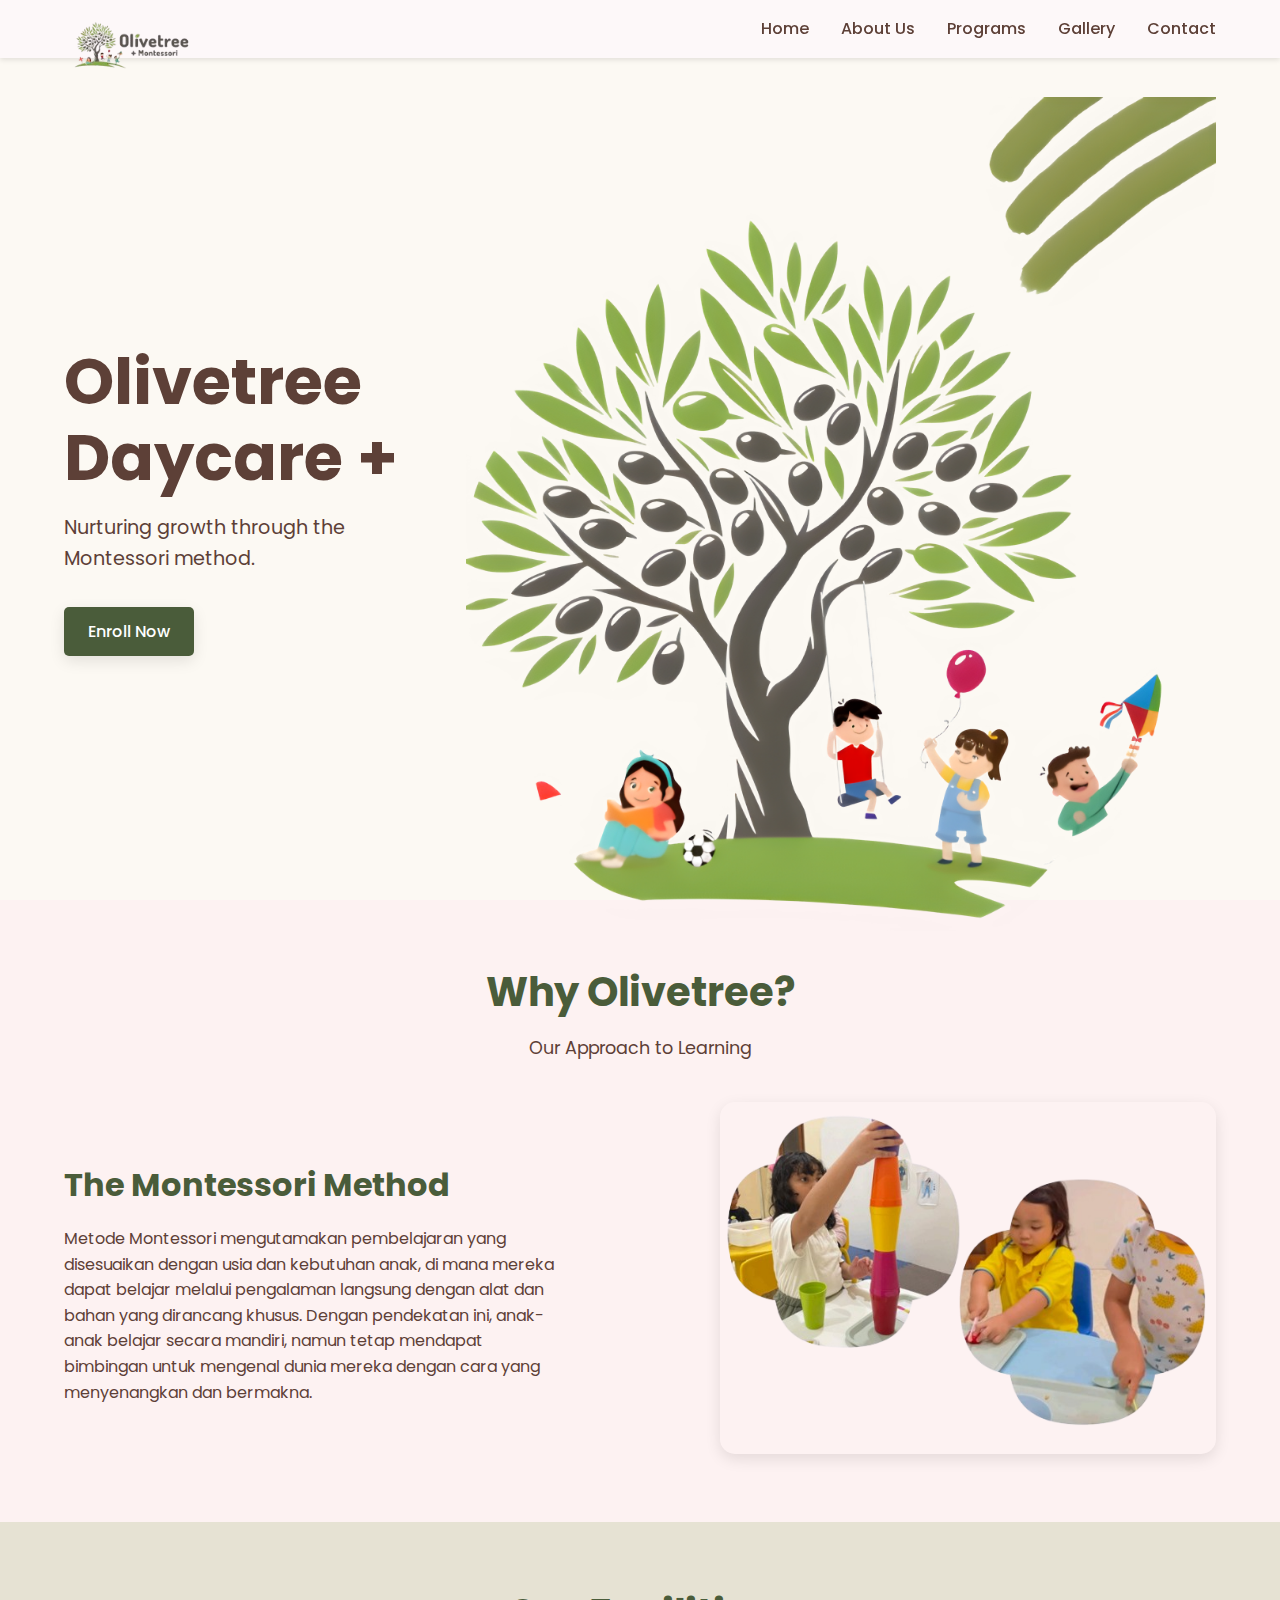
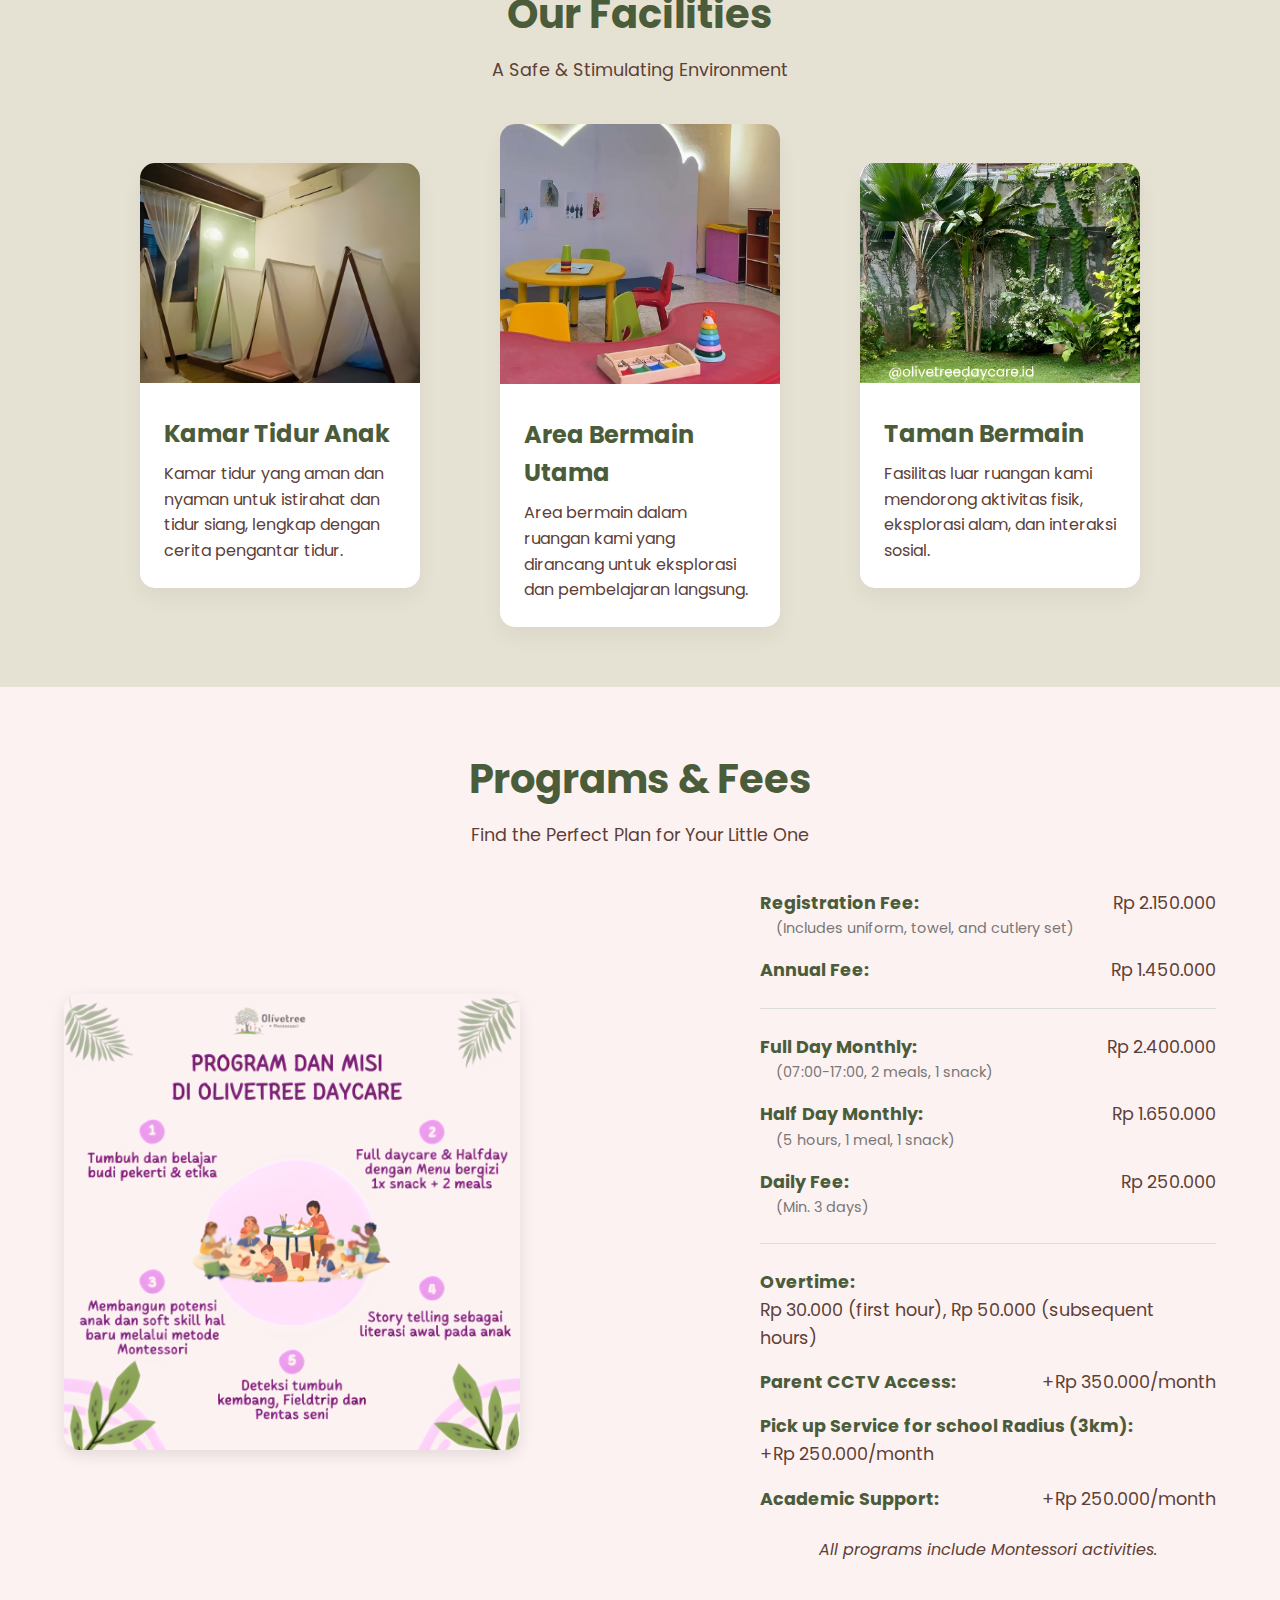
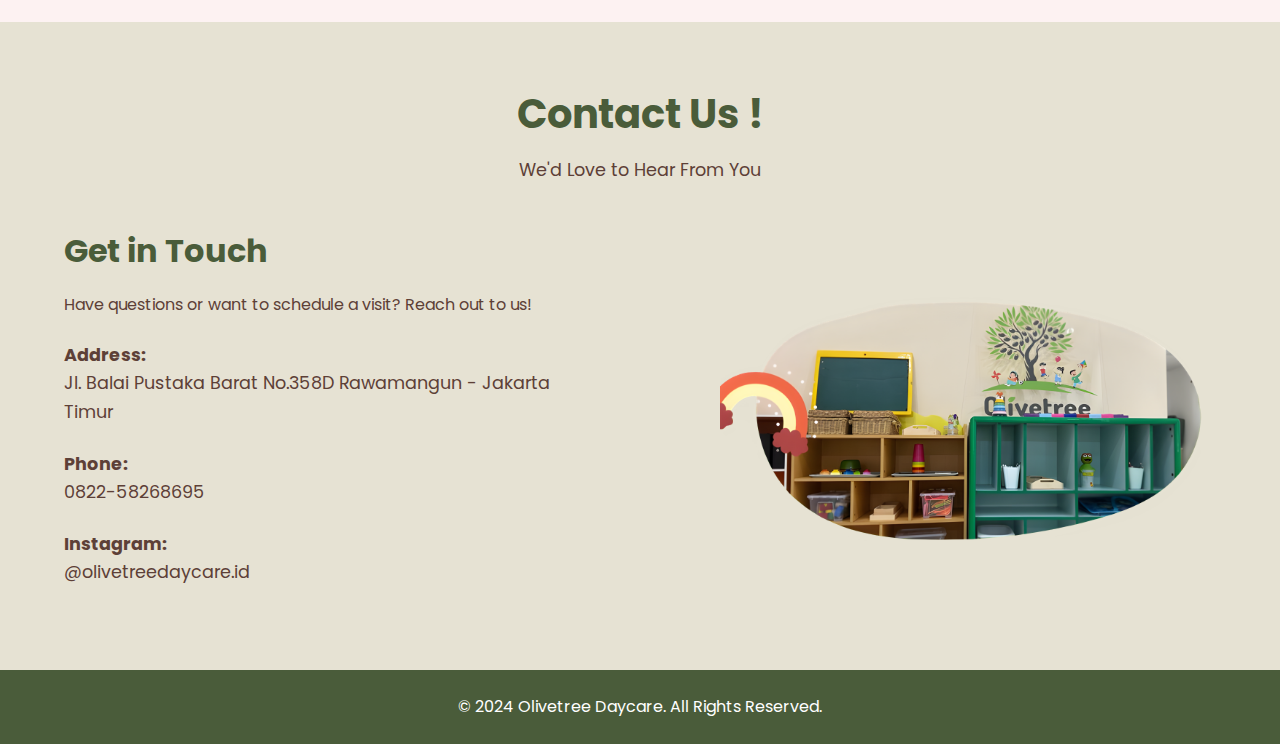
<file: index.html>
<!DOCTYPE html>
<html lang="en">
<head>
    <meta charset="UTF-8">
    <meta name="viewport" content="width=device-width, initial-scale=1.0">
    <title>Olivetree Daycare</title>
    <link rel="stylesheet" href="style.css">
</head>
<body>
    <header>
        <nav class="container">
            <a href="#" class="logo">
                <!-- I'll assume the logo is also an asset -->
                <img src="gambar/logo.png"> 
            </a>
            <ul class="sidebar">
                <li onclick="hideMenu()"><a href="#"><svg xmlns="http://www.w3.org/2000/svg" height="30px" viewBox="0 -960 960 960" width="30px" fill="#4A5C3A"><path d="M647-440H160v-80h487L423-744l57-56 320 320-320 320-57-56 224-224Z"/></svg></a></li>
                <li><a href="#hero">Home</a></li>
                <li><a href="#about">About Us</a></li>
                <li><a href="#programs">Programs</a></li>
                <li><a href="#facilities">Gallery</a></li>
                <li><a href="#contact">Contact</a></li>
            </ul>
            <ul>
                <li class="hideOnMobile"><a href="#hero">Home</a></li>
                <li class="hideOnMobile"><a href="#about">About Us</a></li>
                <li class="hideOnMobile"><a href="#programs">Programs</a></li>
                <li class="hideOnMobile"><a href="#facilities">Gallery</a></li>
                <li class="hideOnMobile"><a href="#contact">Contact</a></li>
                <li onclick=toggleMenu() class="menu-icon"><a href="#"><svg xmlns="http://www.w3.org/2000/svg" height="30px" viewBox="0 -960 960 960" width="30px" fill="#333"><path d="M120-240v-80h720v80H120Zm0-200v-80h720v80H120Zm0-200v-80h720v80H120Z"/></svg></a></li>
            </ul>
        </nav>
    </header>

    <main>
        <section id="hero">
            <div class="hero-content">
                <h1>Olivetree Daycare +</h1>
                <p>Nurturing growth through the Montessori method.</p>
                <a href="#contact" class="btn">Enroll Now</a>
            </div>
            <div class="hero-image">
                <img src="gambar/logo_gede.png" alt="Olivetree Daycare Illustration" />
            </div>
        </section>

        <section id="about" class="section-padding">
            <div class="container">
                <div class="section-header">
                    <h2>Why Olivetree?</h2>
                    <p>Our Approach to Learning</p>
                </div>
                <div class="about-content">
                    <div class="about-text">
                        <h3>The Montessori Method</h3>
                        <p>Metode Montessori mengutamakan pembelajaran yang disesuaikan dengan usia dan kebutuhan anak, di mana mereka dapat belajar melalui pengalaman langsung dengan alat dan bahan yang dirancang khusus. Dengan pendekatan ini, anak-anak belajar secara mandiri, namun tetap mendapat bimbingan untuk mengenal dunia mereka dengan cara yang menyenangkan dan bermakna.</p>
                    </div>
                    <div class="about-image">
                        <img src="gambar/learning.png">
                    </div>
                </div>
            </div>
        </section>

        <section id="facilities" class="section-padding" style="background-color: var(--secondary-color);">
            <div class="container">
                <div class="section-header">
                    <h2>Our Facilities</h2>
                    <p>A Safe & Stimulating Environment</p>
                </div>
                <div class="facilities-grid">
                    <div class="facility-card" data-page="kamar-tidur.html">
                        <img src="gambar/kamar tidur.PNG">
                        <div class="facility-info">
                            <h3>Kamar Tidur Anak</h3>
                            <p>Kamar tidur yang aman dan nyaman untuk istirahat dan tidur siang, lengkap dengan cerita pengantar tidur.</p>
                        </div>
                    </div>
                    <div class="facility-card" data-page="area-bermain.html">
                        <img src="gambar/ruang main.jpg">
                        <div class="facility-info">
                            <h3>Area Bermain Utama</h3>
                            <p>Area bermain dalam ruangan kami yang dirancang untuk eksplorasi dan pembelajaran langsung.</p>
                        </div>
                    </div>
                    <div class="facility-card" data-page="taman-bermain.html">
                        <img src="gambar/taman.PNG">
                        <div class="facility-info">
                            <h3>Taman Bermain</h3>
                            <p>Fasilitas luar ruangan kami mendorong aktivitas fisik, eksplorasi alam, dan interaksi sosial.</p>
                        </div>
                    </div>
                </div>
            </div>
        </section>

        <section id="programs" class="section-padding">
            <div class="container">
                <div class="section-header">
                    <h2>Programs & Fees</h2>
                    <p>Find the Perfect Plan for Your Little One</p>
                </div>
                <div class="programs-content">
                    <div class="programs-image">
                        <img src="gambar/program.png">
                    </div>
                    <div class="programs-details">
                        <ul>
                            <li><strong>Registration Fee:</strong> Rp 2.150.000 <span>(Includes uniform, towel, and cutlery set)</span></li>
                            <li><strong>Annual Fee:</strong> Rp 1.450.000</li>
                        </ul>
                        <hr>
                        <ul>
                            <li><strong>Full Day Monthly:</strong> Rp 2.400.000 <span>(07:00-17:00, 2 meals, 1 snack)</span></li>
                            <li><strong>Half Day Monthly:</strong> Rp 1.650.000 <span>(5 hours, 1 meal, 1 snack)</span></li>
                            <li><strong>Daily Fee:</strong> Rp 250.000 <span>(Min. 3 days)</span></li>
                        </ul>
                         <hr>
                        <ul>
                            <li><strong>Overtime:</strong> Rp 30.000 (first hour), Rp 50.000 (subsequent hours)</li>
                            <li><strong>Parent CCTV Access:</strong> +Rp 350.000/month</li>
                            <li><strong>Pick up Service for school Radius (3km):</strong> +Rp 250.000/month</li>
                            <li><strong>Academic Support:</strong> +Rp 250.000/month</li>
                        </ul>
                        <p class="note">All programs include Montessori activities.</p>
                    </div>
                </div>
            </div>
        </section>

        <section id="contact" class="section-padding" style="background-color: var(--secondary-color);">
            <div class="container">
                 <div class="section-header">
                    <h2>Contact Us !</h2>
                    <p>We'd Love to Hear From You</p>
                </div>
                <div class="contact-content">
                    <div class="contact-info">
                        <h3>Get in Touch</h3>
                        <p>Have questions or want to schedule a visit? Reach out to us!</p>
                        <ul>
                            <li><strong>Address:</strong><br><a href="https://www.google.com/maps/place/Olivetree+Daycare/@-6.1983771,106.8827945,17z/data=!3m1!4b1!4m6!3m5!1s0x2e69f518765f7241:0xcbc0ea213e5b283a!8m2!3d-6.1983771!4d106.8827945!16s%2Fg%2F11wqg_vh4_?entry=ttu&g_ep=EgoyMDI1MDYxNy4wIKXMDSoASAFQAw%3D%3D" target="_blank">Jl. Balai Pustaka Barat No.358D Rawamangun - Jakarta Timur</a></li>
                            <li><strong>Phone:</strong><br><a href="https://wa.me/6282258268695" target="_blank">0822-58268695</a></li>
                            <li><strong>Instagram:</strong><br><a href="https://www.instagram.com/olivetreedaycare.id" target="_blank">@olivetreedaycare.id</a></li>
                        </ul>
                    </div>
                    <div class="contact-image">
                        <img src="gambar/asd-removebg-preview.png">
                    </div>
                </div>
            </div>
        </section>
    </main>

    <footer>
        <div class="container">
            <p>&copy; 2024 Olivetree Daycare. All Rights Reserved.</p>
        </div>
    </footer>

    <script src="script.js"></script>
</body>
</html>
</file>
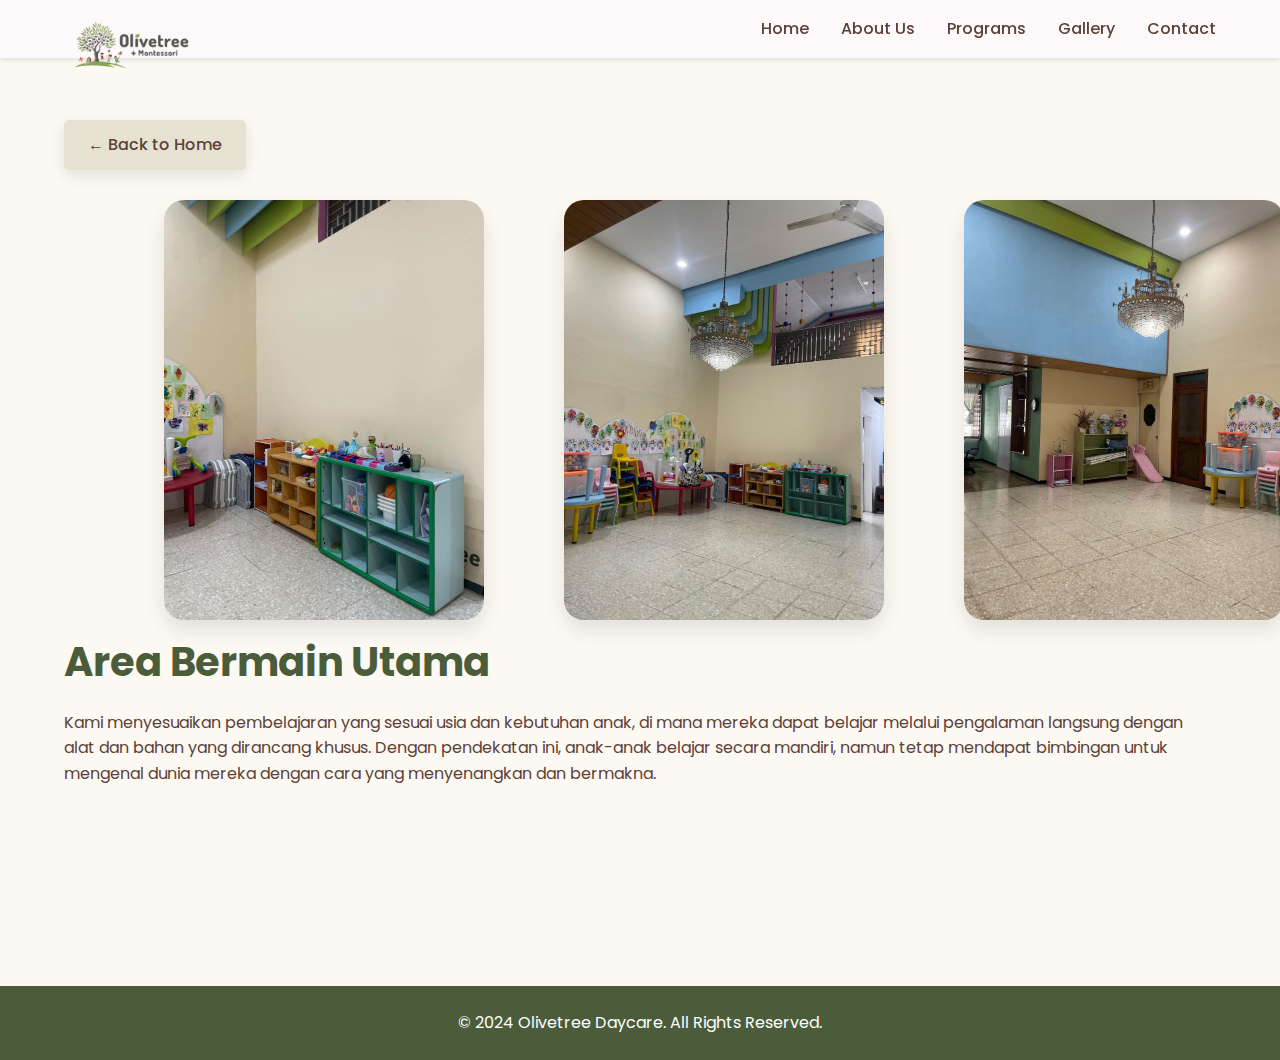
<file: area-bermain.html>
<!DOCTYPE html>
<html lang="en">
<head>
    <meta charset="UTF-8">
    <meta name="viewport" content="width=device-width, initial-scale=1.0">
    <title>Area Bermain Utama - Olivetree Daycare</title>
    <link rel="stylesheet" href="style.css">
</head>
<body>
    <header>
        <nav class="container">
            <a href="index.html" class="logo">
                <img src="gambar/logo.png"> 
            </a>
            <ul class="sidebar">
                <li onclick="hideMenu()"><a href="#"><svg xmlns="http://www.w3.org/2000/svg" height="30px" viewBox="0 -960 960 960" width="30px" fill="#4A5C3A"><path d="M647-440H160v-80h487L423-744l57-56 320 320-320 320-57-56 224-224Z"/></svg></a></li>
                <li><a href="index.html#hero">Home</a></li>
                <li><a href="index.html#about">About Us</a></li>
                <li><a href="index.html#programs">Programs</a></li>
                <li><a href="index.html#facilities">Gallery</a></li>
                <li><a href="index.html#contact">Contact</a></li>
            </ul>
            <ul>
                <li class="hideOnMobile"><a href="#hero">Home</a></li>
                <li class="hideOnMobile"><a href="#about">About Us</a></li>
                <li class="hideOnMobile"><a href="#programs">Programs</a></li>
                <li class="hideOnMobile"><a href="#facilities">Gallery</a></li>
                <li class="hideOnMobile"><a href="#contact">Contact</a></li>
                <li onclick=toggleMenu() class="menu-icon"><a href="#"><svg xmlns="http://www.w3.org/2000/svg" height="30px" viewBox="0 -960 960 960" width="30px" fill="#333"><path d="M120-240v-80h720v80H120Zm0-200v-80h720v80H120Zm0-200v-80h720v80H120Z"/></svg></a></li>
            </ul>
        </nav>
    </header>

    <main>
        <section class="facility-detail-section section-padding">
            <div class="container">
                <a href="index.html" class="btn btn-back">
                    <span class="back-mobile">&larr; Back</span>
                    <span class="back-desktop">&larr; Back to Home</span>
                </a>
                    <div class="facility-detail-image slider-enabled">
                        <img src="gambar/area 1.jpg" alt="Foto 1" class="active">
                        <img src="gambar/area 2.jpg" alt="Foto 2">
                        <img src="gambar/area 3.jpg" alt="Foto 3">
                        <div class="slider-indicators">
                            <span class="dot active"></span>
                            <span class="dot"></span>
                            <span class="dot"></span>
                        </div>
                    </div>
                    <div class="facility-detail-text">
                        <h2>Area Bermain Utama</h2>
                        <p>Kami menyesuaikan pembelajaran yang sesuai usia dan kebutuhan anak, di mana mereka dapat belajar melalui pengalaman langsung dengan alat dan bahan yang dirancang khusus. Dengan pendekatan ini, anak-anak belajar secara mandiri, namun tetap mendapat bimbingan untuk mengenal dunia mereka dengan cara yang menyenangkan dan bermakna.</p>
                    </div>
            </div>
        </section>
    </main>

    <footer>
        <div class="container">
            <p>&copy; 2024 Olivetree Daycare. All Rights Reserved.</p>
        </div>
    </footer>
    <script src="script.js"></script>
</body>
</html>
</file>
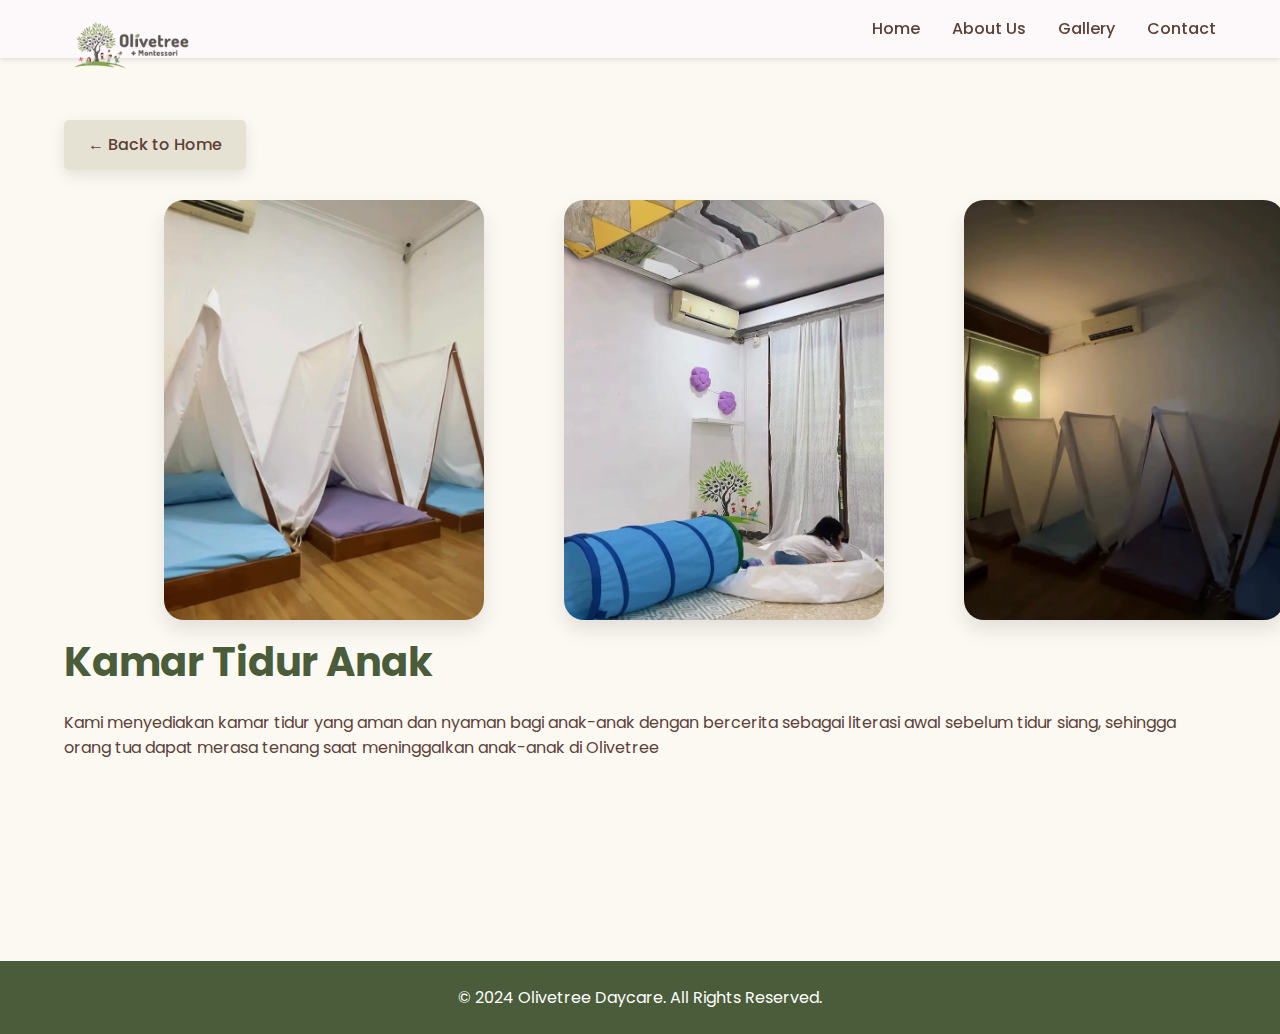
<file: kamar-tidur.html>
<!DOCTYPE html>
<html lang="en">
<head>
    <meta charset="UTF-8">
    <meta name="viewport" content="width=device-width, initial-scale=1.0">
    <title>Kamar Tidur Anak - Olivetree Daycare</title>
    <link rel="stylesheet" href="style.css">
</head>
<body>
    <header>
        <nav class="container">
            <a href="index.html" class="logo">
                <img src="gambar/logo.png"> 
            </a>
            <ul class="sidebar">
                <li onclick="hideMenu()"><a href="#"><svg xmlns="http://www.w3.org/2000/svg" height="30px" viewBox="0 -960 960 960" width="30px" fill="#4A5C3A"><path d="M647-440H160v-80h487L423-744l57-56 320 320-320 320-57-56 224-224Z"/></svg></a></li>
                <li><a href="index.html#hero">Home</a></li>
                <li><a href="index.html#about">About Us</a></li>
                <li><a href="index.html#facilities">Gallery</a></li>
                <li><a href="index.html#contact">Contact</a></li>
            </ul>
            <ul>
                <li class="hideOnMobile"><a href="#hero">Home</a></li>
                <li class="hideOnMobile"><a href="#about">About Us</a></li>
                <li class="hideOnMobile"><a href="#facilities">Gallery</a></li>
                <li class="hideOnMobile"><a href="#contact">Contact</a></li>
                <li onclick=toggleMenu() class="menu-icon"><a href="#"><svg xmlns="http://www.w3.org/2000/svg" height="30px" viewBox="0 -960 960 960" width="30px" fill="#333"><path d="M120-240v-80h720v80H120Zm0-200v-80h720v80H120Zm0-200v-80h720v80H120Z"/></svg></a></li>
            </ul>
        </nav>
    </header>

    <main>
        <section class="facility-detail-section section-padding">
            <div class="container">
                <a href="index.html" class="btn btn-back">
                    <span class="back-mobile">&larr; Back</span>
                    <span class="back-desktop">&larr; Back to Home</span>
                </a>
                    <div class="facility-detail-image slider-enabled">
                        <img src="gambar/gkj.jpg" alt="Foto 1" class="active">
                        <img src="gambar/uy.jpg" alt="Foto 2">
                        <img src="gambar/vb.jpg" alt="Foto 3">
                        <div class="slider-indicators">
                            <span class="dot active"></span>
                            <span class="dot"></span>
                            <span class="dot"></span>
                        </div>
                    </div>
                    <div class="facility-detail-text">
                        <h2>Kamar Tidur Anak</h2>
                        <p>Kami menyediakan kamar tidur yang aman dan nyaman bagi anak-anak dengan bercerita sebagai literasi awal sebelum tidur siang, sehingga orang tua dapat merasa tenang saat meninggalkan anak-anak di Olivetree</p>
                    </div>
            </div>
        </section>
    </main>

    <footer>
        <div class="container">
            <p>&copy; 2024 Olivetree Daycare. All Rights Reserved.</p>
        </div>
    </footer>
    <script src="script.js"></script>
</body>
</html>
</file>
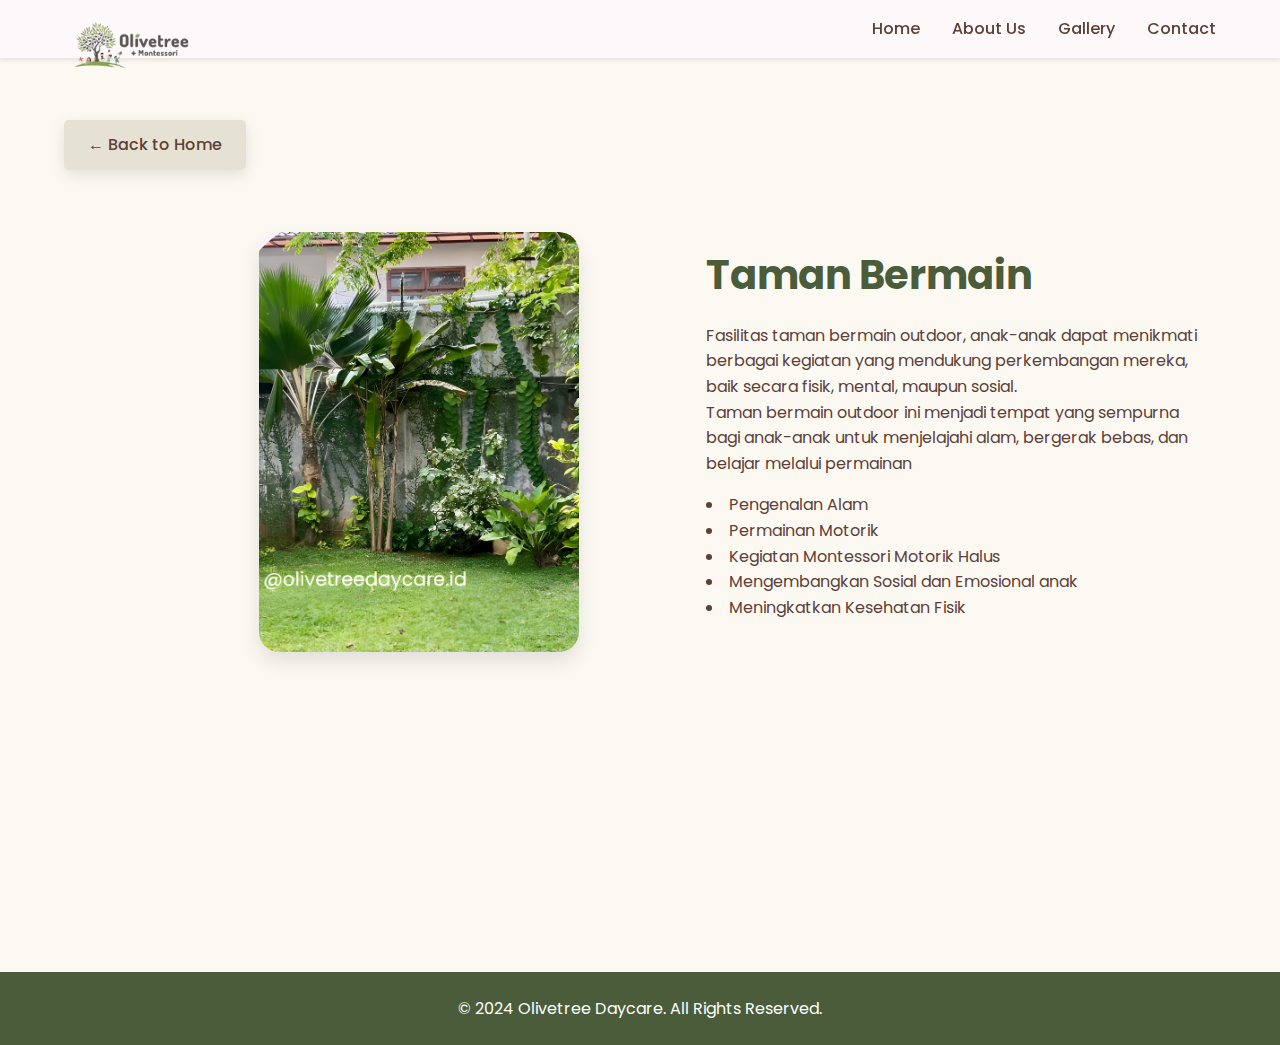
<file: taman-bermain.html>
<!DOCTYPE html>
<html lang="en">
<head>
    <meta charset="UTF-8">
    <meta name="viewport" content="width=device-width, initial-scale=1.0">
    <title>Taman Bermain - Olivetree Daycare</title>
    <link rel="stylesheet" href="style.css">
</head>
<body>
    <header>
        <nav class="container">
            <a href="index.html" class="logo">
                <img src="gambar/logo.png"> 
            </a>
            <ul class="sidebar">
                <li onclick="hideMenu()"><a href="#"><svg xmlns="http://www.w3.org/2000/svg" height="30px" viewBox="0 -960 960 960" width="30px" fill="#4A5C3A"><path d="M647-440H160v-80h487L423-744l57-56 320 320-320 320-57-56 224-224Z"/></svg></a></li>
                <li><a href="index.html#hero">Home</a></li>
                <li><a href="index.html#about">About Us</a></li>
                <li><a href="index.html#facilities">Gallery</a></li>
                <li><a href="index.html#contact">Contact</a></li>
            </ul>
            <ul>
                <li class="hideOnMobile"><a href="#hero">Home</a></li>
                <li class="hideOnMobile"><a href="#about">About Us</a></li>
                <li class="hideOnMobile"><a href="#facilities">Gallery</a></li>
                <li class="hideOnMobile"><a href="#contact">Contact</a></li>
                <li onclick=toggleMenu() class="menu-icon"><a href="#"><svg xmlns="http://www.w3.org/2000/svg" height="30px" viewBox="0 -960 960 960" width="30px" fill="#333"><path d="M120-240v-80h720v80H120Zm0-200v-80h720v80H120Zm0-200v-80h720v80H120Z"/></svg></a></li>
            </ul>
        </nav>
    </header>

    <main>
        <section class="facility-detail-section section-padding">
            <div class="container">
                <a href="index.html" class="btn btn-back">
                    <span class="back-mobile">&larr; Back</span>
                    <span class="back-desktop">&larr; Back to Home</span>
                </a>
                <div class="facility-detail-content">
                    <div class="facility-detail-image">
                        <img src="gambar/taman123.PNG" alt="Taman Bermain">
                    </div>
                    <div class="facility-detail-text-taman">
                        <h2>Taman Bermain</h2>
                        <p>Fasilitas taman bermain outdoor, anak-anak dapat menikmati berbagai kegiatan yang mendukung perkembangan mereka, baik secara fisik, mental, maupun sosial.</p>
                        <p>Taman bermain outdoor ini menjadi tempat yang sempurna bagi anak-anak untuk menjelajahi alam, bergerak bebas, dan belajar melalui permainan</p>
                        <ul>
                            <li>Pengenalan Alam</li>
                            <li>Permainan Motorik</li>
                            <li>Kegiatan Montessori Motorik Halus</li>
                            <li>Mengembangkan Sosial dan Emosional anak</li>
                            <li>Meningkatkan Kesehatan Fisik</li>
                        </ul>
                    </div>
                </div>
            </div>
        </section>
    </main>

    <footer>
        <div class="container">
            <p>&copy; 2024 Olivetree Daycare. All Rights Reserved.</p>
        </div>
    </footer>
    <script src="script.js"></script>
</body>
</html>
</file>
<file: style.css>
@import url('https://fonts.googleapis.com/css2?family=Poppins:wght@400;500;600;700&display=swap');

:root {
    --primary-color: #4A5C3A; /* Dark Olive Green */
    --secondary-color: #E6E2D3; /* Light Beige */
    --accent-color: #D46A6A; /* Muted Red/Pink from rainbow */
    --text-color: #5D4037; /* Brownish text color */
    --bg-color: #FCF9F3; /* Very light cream background */
    --light-pink-bg: #FDF2F2; /* New light pink background */
}

* {
    margin: 0;
    padding: 0;
    box-sizing: border-box;
}

html, body {
    overflow-x: hidden;
    width: 100%;
}

body {
    font-family: 'Poppins', sans-serif;
    background-color: var(--bg-color);
    color: var(--text-color);
    line-height: 1.6;
}

.container {
    width: 90%;
    max-width: 1200px;
    margin: 0 auto;
}

/* Header & Navigation */
header {
    background-color: rgb(253, 248, 249);
    position: fixed;
    width: 100%;
    top: 0;
    left: 0;
    z-index: 10;
    padding: 1rem 0;
    box-shadow: 0 2px 5px rgba(0,0,0,0.1);
}

header nav {
    display: flex;
    justify-content: flex-end;
    align-items: center;
}

.logo {
    position: absolute;
    top: 1rem;
    left: 5%;
    z-index: 11;
}

.logo img {
    height: 60px; /* Adjust as needed */
    border: none; /* Explicitly remove any border */
}

header nav ul {
    list-style: none;
    display: flex;
    gap: 2rem;
    margin-left: 100px;
    padding-left: 100px;
}

header nav ul li a {
    text-decoration: none;
    color: var(--text-color);
    font-weight: 500;
    transition: color 0.3s ease;
}

header nav ul li a:hover {
    color: var(--primary-color);
}
.sidebar {
    position: fixed;
    top: 0;
    right: 0;
    width: 150px;
    height: 100vh;
    background-color: white;
    z-index: 1000;
    box-shadow: -10px 0 10px rgba(0,0,0,0.1);
    display: none;
    flex-direction: column;
    text-align: left;
    align-items: flex-start;
    justify-content: flex-start;
    padding-left: 0.5rem;
    transform: translateX(100%);
    transition: transform 0.3s ease;
    opacity: 0;
}

.sidebar.show {
    transform: translateX(0);
    opacity: 1;
}

.menu-icon {
    display: none;
}

/* Hero Section */
#hero {
    /* background-image: url('assets/hero-main.png'); */
    background-size: cover;
    background-position: center;
    height: 100vh;
    display: flex;
    align-items: center;
    justify-content: space-around;
    gap: 2rem;
    padding: 100px 5% 0;
    text-align: left;
}

.hero-content {
    max-width: 500px;
}

.hero-content h1 {
    font-size: 4rem;
    color: var(--text-color);
    line-height: 1.2;
    margin-bottom: 1rem;
}

.hero-content p {
    font-size: 1.2rem;
    margin-bottom: 2rem;
}

.hero-image img {
    width: 750px;
    height: auto;
    margin-top: 35px;
    margin-left: 0px;
}

.btn {
    display: inline-block;
    background-color: var(--primary-color);
    color: white;
    padding: 12px 24px;
    border-radius: 5px;
    text-decoration: none;
    font-weight: 500;
    transition: transform 0.3s ease, box-shadow 0.3s ease;
    box-shadow: 0 5px 15px rgba(0,0,0,0.1); /* Shadow like facility card */
}

.btn:hover {
    background-color: rgb(255, 216, 222);
    color: white; 
    transform: translateY(-5px);
    box-shadow: 0 15px 25px rgba(0,0,0,0.1); /* Lifted shadow on hover */
}

.btn:active{
    opacity: 0.8;
}

/* General Section Styling */
.section-padding {
    padding: 60px 0;
}

.section-header {
    text-align: center;
    margin-bottom: 40px;
}

.section-header h2 {
    font-size: 2.5rem;
    color: var(--primary-color);
    margin-bottom: 10px;
}

.section-header p {
    font-size: 1.1rem;
    color: var(--text-color);
}

/* About Section */
#about {
    background-color: var(--light-pink-bg);
}

.about-content {
    display: flex;
    align-items: center;
    gap: 10rem;
}

.about-text, .about-image {
    flex: 1;
}

.about-text h3 {
    font-size: 2rem;
    color: var(--primary-color);
    margin-bottom: 1rem;
}

.about-image img {
    width: 100%;
    border-radius: 15px;
    box-shadow: 0 5px 15px rgba(0,0,0,0.1);
    transition: transform 0.3s ease, box-shadow 0.3s ease;
}
.about-image img:hover{
    transform: translateY(-5px);
    box-shadow: 0 15px 25px rgba(0,0,0,0.1);
}

/* Facilities Section */
.facilities-grid {
    display: flex;
    justify-content: center;
    align-items: center;
    gap: 5rem;
}

.facility-card {
    background-color: #fff;
    border-radius: 15px;
    overflow: hidden;
    box-shadow: 0 10px 20px rgba(0,0,0,0.05);
    transition: transform 0.3s ease, box-shadow 0.3s ease;
    cursor: pointer;
    width: 280px;
}

.facility-card:nth-child(2) {
    /* width: 320px; */ /* This line is removed to make width the same */
}

.facility-card:hover {
    transform: translateY(-7px);
    box-shadow: 0 15px 25px rgba(0,0,0,0.1);
}

.facility-card img {
    width: 100%;
    height: 220px;
    object-fit: cover;
}

.facility-card:nth-child(2) img {
    height: 260px;
}

.facility-info {
    padding: 1.5rem;
}

.facility-info h3 {
    font-size: 1.5rem;
    color: var(--primary-color);
    margin-bottom: 0.5rem;
}

.programs-details .note {
    font-style: italic;
    text-align: center;
    margin-top: 1.5rem;
    color: var(--text-color);
}

/* Programs & Fees Section */
#programs {
    background-color: var(--light-pink-bg);
}

.programs-content {
    display: flex;
    align-items: center;
    gap: 15rem;
}

.programs-image, .programs-details {
    flex: 1;
}

.programs-image img {
    width: 100%;
    border-radius: 15px;
    box-shadow: 0 5px 15px rgba(0,0,0,0.1);
    transition: transform 0.3s ease, box-shadow 0.3s ease;
}
.programs-image img:hover{
    transform: translateY(-7px);
    box-shadow: 0 15px 25px rgba(0,0,0,0.1);

}

.programs-details ul {
    list-style: none;
    margin-bottom: 1.5rem;
}

.programs-details li {
    font-size: 1.1rem;
    margin-bottom: 1rem;
    display: flex;
    justify-content: space-between;
    flex-wrap: wrap;
}

.programs-details li strong {
    color: var(--primary-color);
}

.programs-details li span {
    font-size: 0.9rem;
    color: #777;
    margin-left: 1rem;
    flex-basis: 100%;
}

.programs-details hr {
    border: 0;
    height: 1px;
    background-color: #ddd;
    margin: 1.5rem 0;
}

.programs-details .note {
    font-style: italic;
    text-align: center;
    margin-top: 1.5rem;
    color: var(--text-color);
}

/* Contact Section */
.contact-content {
    display: flex;
    align-items: center;
    gap: 10rem;
}

.contact-info, .contact-image {
    flex: 1;
}

.contact-info h3 {
    font-size: 2rem;
    color: var(--primary-color);
    margin-bottom: 1rem;
}

.contact-info ul {
    list-style: none;
    margin-top: 1.5rem;
}

.contact-info li {
    margin-bottom: 1.5rem;
    font-size: 1.1rem;
    transition: transform 0.3s ease, box-shadow 0.3s ease;
    border-radius: 10px;
}
.contact-info li:hover{
    transform: translateY(-5px);
    box-shadow: 0 3px 6px rgba(0,0,0,0.1);
}

.contact-info a {
    color: var(--text-color);
    text-decoration: none;
    transition: color 0.3s ease;
}

.contact-info a:hover {
    color: var(--primary-color);
}

.contact-image {
    flex: 1;
    display: flex;
    align-items: center;
    justify-content: center;
}

.contact-image img {
    width: 100%;
    max-width: 600px;
    border-radius: 15px;
    display: block;
}

/* Facility Detail Page */
.facility-detail-section {
    padding-top: 120px; /* Adjust for fixed header */
}

.facility-detail-content {
    display: flex;
    align-items: center;
    gap: 2rem;
    margin-top: 2rem;
    margin-bottom:250px;
}

.facility-detail-image {
    flex: 1;
    display: inline-flex;
    gap: 5rem;
    justify-content: center;
    align-items: center;
    margin-top: 30px;
    margin-bottom: 10px;
    margin-left: 100px;
}

.facility-detail-image img {
    display: block;
    width: 320px;
    height: 420px;
    max-width: 90vw;
    max-height: 60vh;
    border-radius: 20px;
    box-shadow: 0 10px 20px rgba(0,0,0,0.1);
    object-fit: cover;
    transition: transform 0.3s ease, box-shadow 0.3s ease;
    margin: 0 auto;
}
.facility-detail-image img:hover{
    transform: translateY(-8px);
    box-shadow: 0 20px 30px rgba(0,0,0,0.1);
}

.facility-detail-text {
    flex: 1;
}

.facility-detail-text h2 {
    font-size: 2.5rem;
    color: var(--primary-color);
    margin-bottom: 1rem;
}

.facility-detail-text ul {
    list-style-position: inside;
    margin-top: 1rem;
    margin-bottom: 50px;
}
.facility-detail-text p {
    margin-bottom: 140px;
}
.facility-detail-text-taman {
    flex: 1;
}

.facility-detail-text-taman h2 {
    color: var(--primary-color);
    margin-bottom: 1rem;
    font-size: 40px;
    text-align: left;
}

.facility-detail-text-taman ul {
    list-style-position: inside;
    margin-top: 1rem;
}

.btn-back {
    background-color: var(--secondary-color);
    color: var(--text-color);
}

/* Footer */
footer {
    background-color: var(--primary-color);
    color: white;
    text-align: center;
    padding: 1.5rem 0;
}

/* Responsive Design */
@media screen and (max-width: 600px) {
    body {
        font-size: 15px;
    }
    html, body {
        overflow-x: hidden;
        width: 100%;
    }
    .container {
        width: 100%;
        padding: 0 0.5rem;
    }
    header nav ul {
        gap: 0.5rem;
        flex-wrap: wrap;
    }
    .logo img {
        height: 40px;
    }
    #hero {
        flex-direction: column;
        padding: 70px 0 0 0;
        gap: 0;
        align-items: center;
        text-align: center;
        height: auto;
    }
    .hero-content {
        width: 100%;
        padding: 15px 5px 0 5px;
        position: static;
        background: none;
        z-index: 2;
    }
    .hero-content h1 {
        font-size: 1.5rem;
    }
    .hero-content p {
        font-size: 0.95rem;
        margin-bottom: 0.8rem;
        text-align: center;
        max-width: 350px;
        margin: 0 auto;
        margin-bottom: 10px;
    }
    .btn {
        width: 90%;
        max-width: 133px;
        margin: 0 auto 15px auto;
        display: block;
        font-size: 1rem;
        box-shadow: 0 6px 18px 0 rgba(212, 106, 106, 0.18), 0 1px 4px 0 rgba(74, 92, 58, 0.10);
        z-index: 1;
        position: relative;
    }
    .hero-image {
        width: 100%;
        display: flex;
        justify-content: center;
        align-items: center;
        margin: 0;
    }
    .hero-image img {
        max-width: 100%;
        height: auto;
        margin: -95px auto 20px auto;
        display: block;
        position: relative;
        z-index: 2;
        margin-left: 50px;
        pointer-events: none;

    }
    .about-content,
    .programs-content,
    .contact-content,
    .facilities-grid {
        flex-direction: column;
        gap: 1.2rem;
        align-items: center;
        justify-content: center;
        flex-wrap: wrap;
        width: auto;
    }
    .about-image img,
    .programs-image img,
    .contact-image img {
        max-width: 95vw;
        margin: 0 auto;
    }
    .facility-card {
        width: 100%;
        max-width: 320px;
        margin: 0 auto 1rem auto;
    }
    .section-header h2 {
        font-size: 1.2rem;
    }
    .section-header p {
        font-size: 0.95rem;
    }
    .facility-info h3 {
        font-size: 1.1rem;
    }
    .facility-info p,
    .about-text p,
    .programs-details li,
    .contact-info li {
        font-size: 0.95rem;
    }
    .section-padding {
        padding: 0.3rem 0.5rem;
    }
    #facilities,
    #contact {
        width: 100vw;
        position: relative;
        left: 50%;
        right: 50%;
        margin-left: -50vw;
        margin-right: -50vw;
        background-color: var(--secondary-color) !important;
    }
    #facilities .container,
    #contact .container {
        width: 100%;
        margin: 0 auto;
        position: relative;
        left: 0;
        right: 0;   
        padding: 0 0.5rem;
    }
    .programs-image {
        width: 0;
        height: 0;
        
    }
    .contact-content {
        flex-direction: column-reverse;
    }
    .about-text {
        text-align: center;
    }
    .facility-detail-image {
        position: relative;
        overflow: hidden;
        min-height: 220px;
        touch-action: pan-y;
        margin: 0 auto;
        display: flex;
        align-items: center;
        justify-content: center;
        margin-top: 30px;
        margin-bottom: 20px;
        margin-right: 25px;
    }
    
    /* Hanya terapkan slider CSS jika ada slider indicators */
    .facility-detail-image.slider-enabled img {
        display: block;
        width: 320px;
        height: 420px;
        max-width: 90vw;
        max-height: 60vh;
        border-radius: 20px;
        box-shadow: 0 10px 20px rgba(0,0,0,0.1);
        object-fit: cover;
        transition: opacity 0.3s;
        margin: 0 auto;
        position: absolute;
        opacity: 0;
        visibility: hidden;
        top: 0;
        left: 50%;
        transform: translateX(-50%);
    }
    
    .facility-detail-image.slider-enabled img.active {
        display: block !important;
        position: relative;
        opacity: 1;
        visibility: visible;
        transform: translateX(-50%);
    }
    
    /* Untuk halaman tanpa slider (seperti Taman Bermain) */
    .facility-detail-image:not(.slider-enabled) img {
        display: block;
        width: 320px;
        height: 420px;
        max-width: 90vw;
        max-height: 60vh;
        border-radius: 20px;
        box-shadow: 0 10px 20px rgba(0,0,0,0.1);
        object-fit: cover;
        transition: transform 0.3s ease, box-shadow 0.3s ease;
        margin: 0 auto;
        position: static;
        opacity: 1;
        visibility: visible;
        transform: none;
    }
    .slider-indicators {
        position: absolute;
        left: 0;
        right: 0;
        bottom: 10px;
        display: flex;
        justify-content: center;
        gap: 8px;
        z-index: 30;
    }
    .slider-indicators .dot {
        width: 10px;
        height: 10px;
        border-radius: 50%;
        background: #bbb;
        display: inline-block;
        transition: background 0.3s;
    }
    .slider-indicators .dot.active {
        background: var(--primary-color, #4A5C3A);
    }
    .facility-detail-text h2 {
        text-align: center;
    }
    .btn-back .back-desktop {
        display: none !important;
    }
    .btn-back .back-mobile {
        display: inline !important;
    }
    .btn-back {
        padding: 6px 18px;
        font-size: 1rem;
        min-width: unset;
        width: auto;
        height: auto;
        margin-top: 20px;
        margin-left: 0;
        display: inline-flex;
        align-items: center;
        justify-content: center;
    }
    .footer {
        margin-top: 30px;
    }
    .facility-detail-text {
        margin-top: 20px;
    }
    .facility-detail-text p {
        margin-bottom: 1rem;
    }
    .facility-detail-text h2 {
        text-align: center;
        font-size: 1.8rem;
        margin-bottom: 1rem;
    }
    .facility-detail-text p {
        text-align: center;
        margin-bottom: 1rem;
        font-size: 0.95rem;
    }
    .facility-detail-text ul {
        margin-top: 1rem;
        margin-bottom: 50px;
    }
    .facility-detail-text ul li {
        font-size: 0.95rem;
        margin-bottom: 0.5rem;
    }
    .sidebar {
        position: fixed;
        top: 0;
        right: 0;
        width: 150px;
        height: 100vh;
        background-color: white;
        z-index: 1000;
        box-shadow: -10px 0 10px rgba(0,0,0,0.1);
        display: none;
        flex-direction: column;
        text-align: left;
        align-items: flex-start;
        justify-content: flex-start;
        padding-left: 0.5rem;
        transform: translateX(100%);
        transition: transform 0.3s ease;
        opacity: 0;
    }
    .sidebar.show {
        transform: translateX(0);
        opacity: 1;
    }
    header nav ul li.menu-icon {
        display: flex !important;
        margin-right: 1rem;
    }
    .hideOnMobile {
        display: none;
    }
    .facility-detail-text-taman {
        flex: 1;
    }
    
    .facility-detail-text-taman h2 {
        color: var(--primary-color);
        margin-bottom: 1rem;
        font-size: 28.8px;
        text-align: center;
    }
    
    .facility-detail-text-taman ul {
        list-style-position: inside;
        margin-top: 1rem;
    }
    .li-terakhir {
        margin-bottom: 100px;
    }
    .facility-detail-section {
        padding-top: 100px;
    }
    
    .facility-detail-content {
        flex-direction: column;
        gap: 0rem;
        margin-top: 1rem;
    }
    
    .facility-detail-section .container {
        padding: 0 1rem;
    }
    .logo img {
        height: 55px;
    }
    .logo {
        top: 5px;
        left: 10px;
    }

}

@media screen and (min-width: 601px) {
    .btn-back .back-desktop {
        display: inline !important;
    }
    .btn-back .back-mobile {
        display: none !important;
    }
    
    .facility-detail-image img {
        position: static;
        opacity: 1;
        visibility: visible;
        transform: none;
        transition: transform 0.3s ease, box-shadow 0.3s ease;
    }
    
    .facility-detail-image img.active {
        position: static;
        opacity: 1;
        visibility: visible;
        transform: none;
    }
}

.facility-detail-image .slide-btn {
    display: none;
}

@media screen and (max-width: 600px) {
    .facility-detail-image .slide-btn {
        display: none;
    }
}

.btn-back .back-mobile {
    display: none;
}
.btn-back .back-desktop {
    display: inline;
}
</file>
